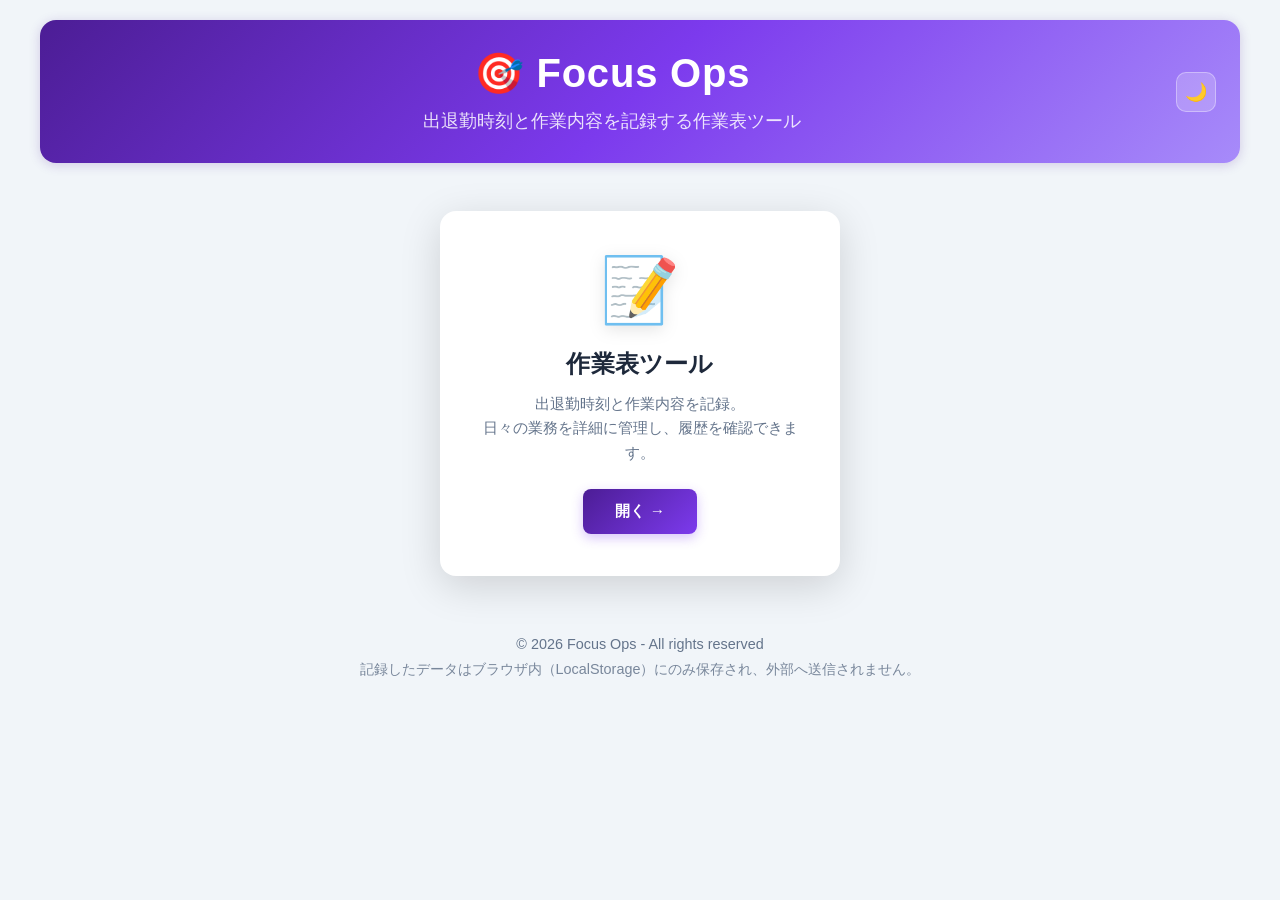
<file: index.html>
<!DOCTYPE html>
<html lang="ja">
<head>
  <meta charset="UTF-8">
  <meta name="viewport" content="width=device-width, initial-scale=1.0">
  <meta name="description" content="作業管理ツール - 出退勤時刻と作業内容を記録する作業表ツール">
  <title>Focus Ops - 作業管理ツール</title>

  <script src="./js/theme.js"></script>
  <script>initTheme();</script>

  <link rel="stylesheet" href="css/variables.css">
  <link rel="stylesheet" href="css/index.css">
</head>
<body>
  <div class="container">
    <div class="header">
      <div class="header-main">
        <h1>🎯 Focus Ops</h1>
        <p>出退勤時刻と作業内容を記録する作業表ツール</p>
      </div>
      <button
        class="theme-toggle-btn"
        type="button"
        aria-label="ダークモードに切り替え"
        aria-pressed="false"
        onclick="toggleTheme()"
      >🌙</button>
    </div>

    <div class="tools-grid">
      <!-- 作業表ツール -->
      <a href="work_sheet.html" class="tool-card">
        <span class="tool-icon">📝</span>
        <h2 class="tool-title">作業表ツール</h2>
        <p class="tool-description">
          出退勤時刻と作業内容を記録。<br>
          日々の業務を詳細に管理し、履歴を確認できます。
        </p>
        <span class="tool-button">開く →</span>
      </a>
    </div>

    <div class="footer">
      <p>© 2026 Focus Ops - All rights reserved</p>
      <p class="footer-note">
        記録したデータはブラウザ内（LocalStorage）にのみ保存され、外部へ送信されません。
      </p>
    </div>
  </div>
</body>
</html>
</file>
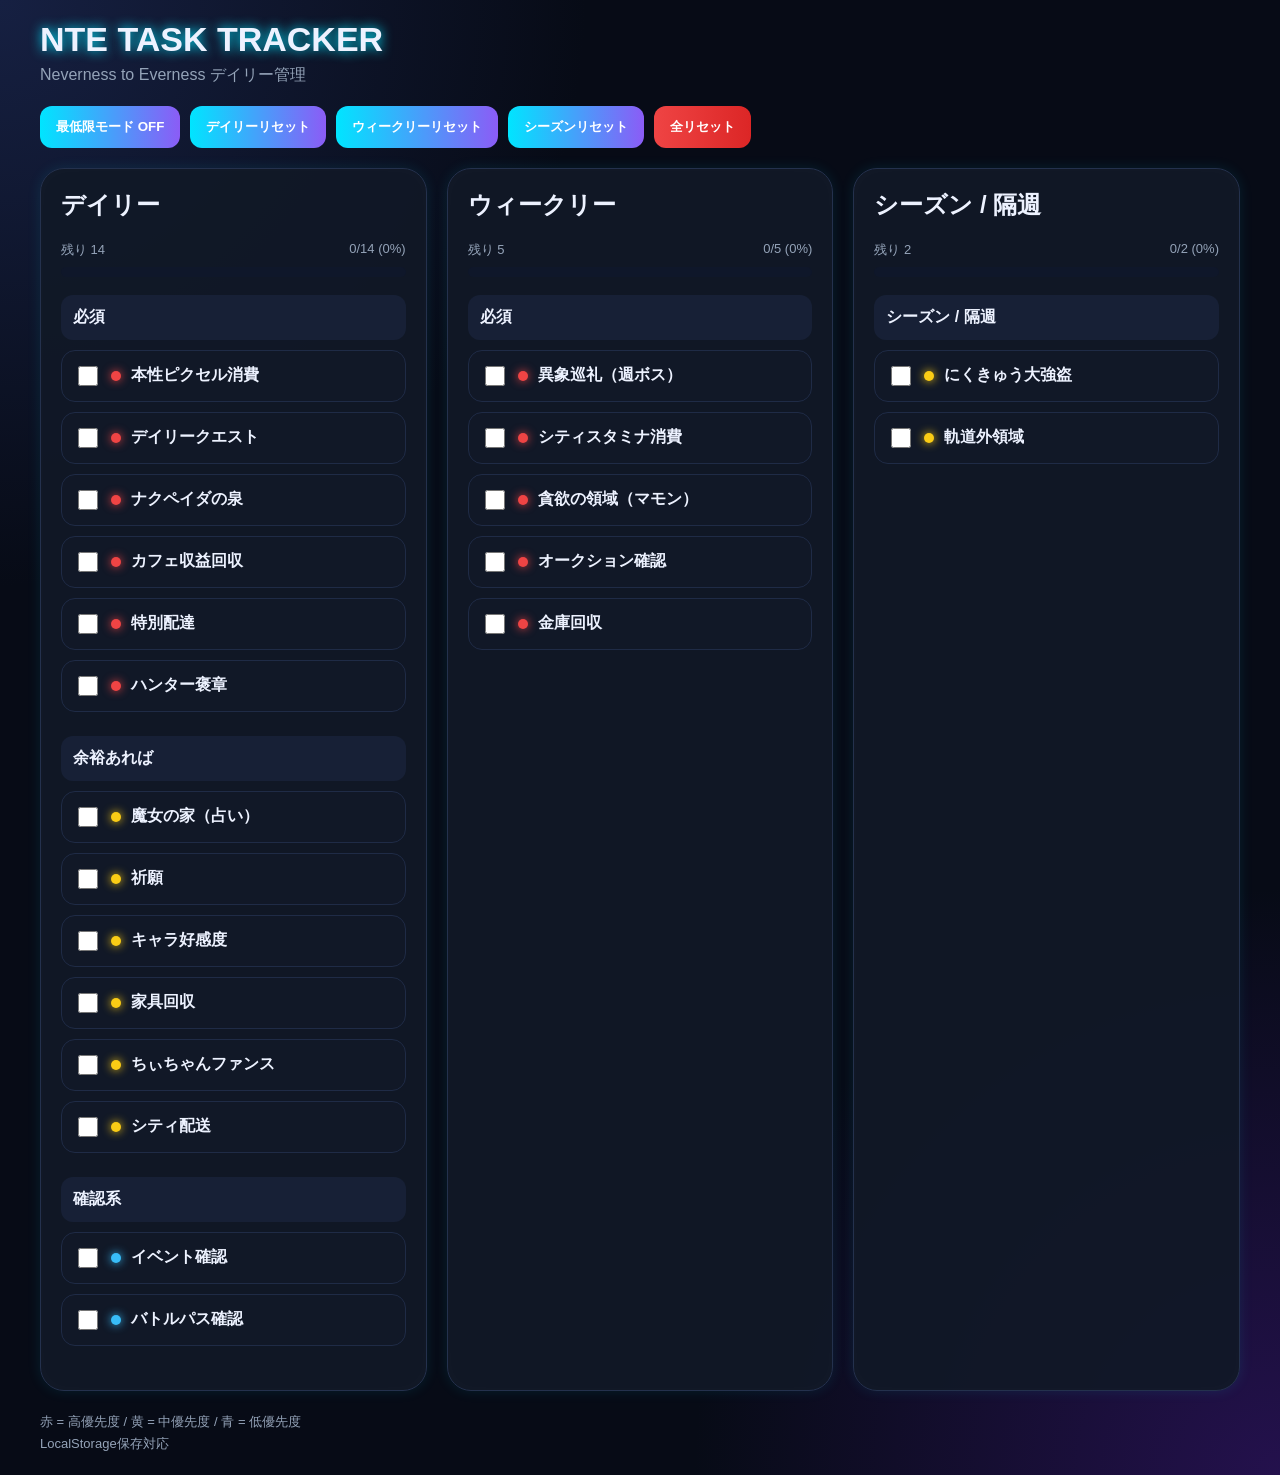
<file: work.html>
<!DOCTYPE html>
<html lang="ja">
<head>
<meta charset="UTF-8" />
<meta name="viewport" content="width=device-width, initial-scale=1.0"/>

<title>NTE Task Tracker</title>

<style>

:root{
  --bg:#070b16;
  --card:#111827;
  --line:#24314d;

  --text:#edf2ff;
  --sub:#94a3b8;

  --neon:#00e5ff;
  --purple:#8b5cf6;

  --high:#ef4444;
  --mid:#facc15;
  --low:#38bdf8;
}

*{
  box-sizing:border-box;
}

body{
  margin:0;
  padding:20px;

  background:
    radial-gradient(circle at top left,#162042 0%,transparent 30%),
    radial-gradient(circle at bottom right,#24114d 0%,transparent 30%),
    var(--bg);

  color:var(--text);
  font-family:sans-serif;
}

.container{
  max-width:1200px;
  margin:auto;
}

.title{
  font-size:34px;
  font-weight:bold;
  margin-bottom:6px;
  text-shadow:0 0 12px var(--neon);
}

.subtitle{
  color:var(--sub);
  margin-bottom:20px;
}

.topbar{
  display:flex;
  gap:10px;
  flex-wrap:wrap;
  margin-bottom:20px;
}

button{
  border:none;
  border-radius:12px;
  padding:12px 16px;
  cursor:pointer;
  font-weight:bold;
  color:white;
  transition:.2s;
}

button:hover{
  transform:translateY(-1px);
}

.btn-main{
  background:linear-gradient(90deg,var(--neon),var(--purple));
}

.btn-danger{
  background:linear-gradient(90deg,#ef4444,#dc2626);
}

.toggle-btn.active{
  outline:2px solid white;
}

.grid{
  display:grid;
  grid-template-columns:repeat(auto-fit,minmax(360px,1fr));
  gap:20px;
}

.card{
  background:rgba(17,24,39,.92);
  border:1px solid var(--line);
  border-radius:24px;
  padding:20px;

  box-shadow:
    0 0 14px rgba(0,229,255,.1),
    inset 0 0 20px rgba(255,255,255,.02);
}

.card h2{
  margin-top:0;
}

.progress-wrap{
  margin-bottom:18px;
}

.progress-top{
  display:flex;
  justify-content:space-between;
  color:var(--sub);
  font-size:13px;
  margin-bottom:8px;
}

.progress{
  height:10px;
  background:#0f172a;
  border-radius:999px;
  overflow:hidden;
}

.progress-bar{
  height:100%;
  width:0%;
  transition:.3s;

  background:
    linear-gradient(
      90deg,
      var(--neon),
      var(--purple)
    );

  box-shadow:0 0 10px var(--neon);
}

.category{
  margin-bottom:24px;
}

.category-header{
  padding:12px;
  border-radius:12px;
  background:#172036;
  margin-bottom:10px;
  font-weight:bold;
}

.task{
  display:flex;
  align-items:center;
  gap:10px;

  padding:12px;
  border-radius:14px;
  margin-bottom:10px;

  background:#111827;
  border:1px solid #1f2b46;

  transition:.2s;
}

.task:hover{
  border-color:rgba(0,229,255,.4);
}

.task.done{
  opacity:.55;
}

.task.done .task-title{
  text-decoration:line-through;
}

.task input{
  width:20px;
  height:20px;
}

.priority{
  width:10px;
  height:10px;
  border-radius:999px;
}

.high{
  background:var(--high);
  box-shadow:0 0 10px var(--high);
}

.mid{
  background:var(--mid);
  box-shadow:0 0 10px var(--mid);
}

.low{
  background:var(--low);
  box-shadow:0 0 10px var(--low);
}

.task-title{
  flex:1;
  font-weight:bold;
}

.hidden{
  display:none;
}

.info{
  margin-top:20px;
  color:var(--sub);
  font-size:13px;
  line-height:1.7;
}

@media (max-width:700px){

  body{
    padding:14px;
  }

  .title{
    font-size:26px;
  }

  .card{
    padding:16px;
    border-radius:18px;
  }

  .grid{
    grid-template-columns:1fr;
  }

  .topbar{
    flex-direction:column;
  }

  button{
    width:100%;
  }
}

</style>
</head>

<body>

<div class="container">

  <div class="title">
    NTE TASK TRACKER
  </div>

  <div class="subtitle">
    Neverness to Everness デイリー管理
  </div>

  <div class="topbar">

    <button
      id="minimumBtn"
      class="btn-main toggle-btn"
      onclick="toggleMinimumMode()"
    >
      最低限モード OFF
    </button>

    <button
      class="btn-main"
      onclick="resetCategory('daily')"
    >
      デイリーリセット
    </button>

    <button
      class="btn-main"
      onclick="resetCategory('weekly')"
    >
      ウィークリーリセット
    </button>

    <button
      class="btn-main"
      onclick="resetCategory('season')"
    >
      シーズンリセット
    </button>

    <button
      class="btn-danger"
      onclick="resetAll()"
    >
      全リセット
    </button>

  </div>

  <div class="grid">

    <div class="card">

      <h2>デイリー</h2>

      <div class="progress-wrap">

        <div class="progress-top">
          <span id="dailyRemain"></span>
          <span id="dailyProgress"></span>
        </div>

        <div class="progress">
          <div class="progress-bar" id="dailyBar"></div>
        </div>

      </div>

      <div id="dailyContainer"></div>

    </div>

    <div class="card">

      <h2>ウィークリー</h2>

      <div class="progress-wrap">

        <div class="progress-top">
          <span id="weeklyRemain"></span>
          <span id="weeklyProgress"></span>
        </div>

        <div class="progress">
          <div class="progress-bar" id="weeklyBar"></div>
        </div>

      </div>

      <div id="weeklyContainer"></div>

    </div>

    <div class="card">

      <h2>シーズン / 隔週</h2>

      <div class="progress-wrap">

        <div class="progress-top">
          <span id="seasonRemain"></span>
          <span id="seasonProgress"></span>
        </div>

        <div class="progress">
          <div class="progress-bar" id="seasonBar"></div>
        </div>

      </div>

      <div id="seasonContainer"></div>

    </div>

  </div>

  <div class="info">
    赤 = 高優先度 / 黄 = 中優先度 / 青 = 低優先度<br>
    LocalStorage保存対応
  </div>

</div>

<script>

const STORAGE_KEYS = {
  CHECKED: "nte_checked",
  MINIMUM: "nte_minimum"
};

const DATA = {

  daily: [
    {
      category: "必須",
      tasks: [
        ["本性ピクセル消費", "high"],
        ["デイリークエスト", "high"],
        ["ナクペイダの泉", "high"],
        ["カフェ収益回収", "high"],
        ["特別配達", "high"],
        ["ハンター褒章", "high"]
      ]
    },
    {
      category: "余裕あれば",
      tasks: [
        ["魔女の家（占い）", "mid"],
        ["祈願", "mid"],
        ["キャラ好感度", "mid"],
        ["家具回収", "mid"],
        ["ちぃちゃんファンス", "mid"],
        ["シティ配送", "mid"]
      ]
    },
    {
      category: "確認系",
      tasks: [
        ["イベント確認", "low"],
        ["バトルパス確認", "low"]
      ]
    }
  ],

  weekly: [
    {
      category: "必須",
      tasks: [
        ["異象巡礼（週ボス）", "high"],
        ["シティスタミナ消費", "high"],
        ["貪欲の領域（マモン）", "high"],
        ["オークション確認", "high"],
        ["金庫回収", "high"]
      ]
    }
  ],

  season: [
    {
      category: "シーズン / 隔週",
      tasks: [
        ["にくきゅう大強盗", "mid"],
        ["軌道外領域", "mid"]
      ]
    }
  ]

};

let checkedState =
  JSON.parse(
    localStorage.getItem(STORAGE_KEYS.CHECKED)
  ) || {};

let minimumMode =
  JSON.parse(
    localStorage.getItem(STORAGE_KEYS.MINIMUM)
  ) || false;

function saveState(){

  localStorage.setItem(
    STORAGE_KEYS.CHECKED,
    JSON.stringify(checkedState)
  );

  localStorage.setItem(
    STORAGE_KEYS.MINIMUM,
    JSON.stringify(minimumMode)
  );
}

function createKey(type, category, title){
  return `${type}_${category}_${title}`;
}

function createTaskElement(type, category, title, priority){

  const key =
    createKey(type, category, title);

  const checked =
    checkedState[key] || false;

  const task =
    document.createElement("div");

  task.className =
    `task ${checked ? "done" : ""}`;

  task.innerHTML = `
    <input
      type="checkbox"
      ${checked ? "checked" : ""}
    >

    <div class="priority ${priority}"></div>

    <div class="task-title">
      ${title}
    </div>
  `;

  const checkbox =
    task.querySelector("input");

  checkbox.addEventListener("change", () => {

    checkedState[key] =
      checkbox.checked;

    saveState();
    renderAll();
  });

  return {
    element: task,
    checked
  };
}

function renderSection(type){

  const container =
    document.getElementById(`${type}Container`);

  container.innerHTML = "";

  let total = 0;
  let done = 0;

  DATA[type].forEach(group => {

    if(
      minimumMode &&
      group.category !== "必須"
    ){
      return;
    }

    const section =
      document.createElement("div");

    section.className = "category";

    const header =
      document.createElement("div");

    header.className = "category-header";
    header.textContent = group.category;

    section.appendChild(header);

    group.tasks.forEach(([title, priority]) => {

      total++;

      const task =
        createTaskElement(
          type,
          group.category,
          title,
          priority
        );

      if(task.checked){
        done++;
      }

      section.appendChild(task.element);

    });

    container.appendChild(section);

  });

  updateProgress(type, total, done);
}

function updateProgress(type, total, done){

  const remain = total - done;

  const percent =
    total === 0
      ? 0
      : Math.round((done / total) * 100);

  document.getElementById(`${type}Remain`)
    .textContent =
      `残り ${remain}`;

  document.getElementById(`${type}Progress`)
    .textContent =
      `${done}/${total} (${percent}%)`;

  document.getElementById(`${type}Bar`)
    .style.width =
      `${percent}%`;
}

function renderAll(){

  renderSection("daily");
  renderSection("weekly");
  renderSection("season");
}

function toggleMinimumMode(){

  minimumMode = !minimumMode;

  const btn =
    document.getElementById("minimumBtn");

  btn.textContent =
    minimumMode
      ? "最低限モード ON"
      : "最低限モード OFF";

  btn.classList.toggle("active");

  saveState();
  renderAll();
}

function resetCategory(type){

  const labels = {
    daily: "デイリー",
    weekly: "ウィークリー",
    season: "シーズン"
  };

  if(
    !confirm(`${labels[type]}をリセットしますか？`)
  ){
    return;
  }

  Object.keys(checkedState).forEach(key => {

    if(key.startsWith(`${type}_`)){
      checkedState[key] = false;
    }

  });

  saveState();
  renderAll();
}

function resetAll(){

  if(
    !confirm("全チェックをリセットしますか？")
  ){
    return;
  }

  checkedState = {};

  saveState();
  renderAll();
}

if(minimumMode){

  const btn =
    document.getElementById("minimumBtn");

  btn.textContent =
    "最低限モード ON";

  btn.classList.add("active");
}

renderAll();

</script>

</body>
</html>
</file>
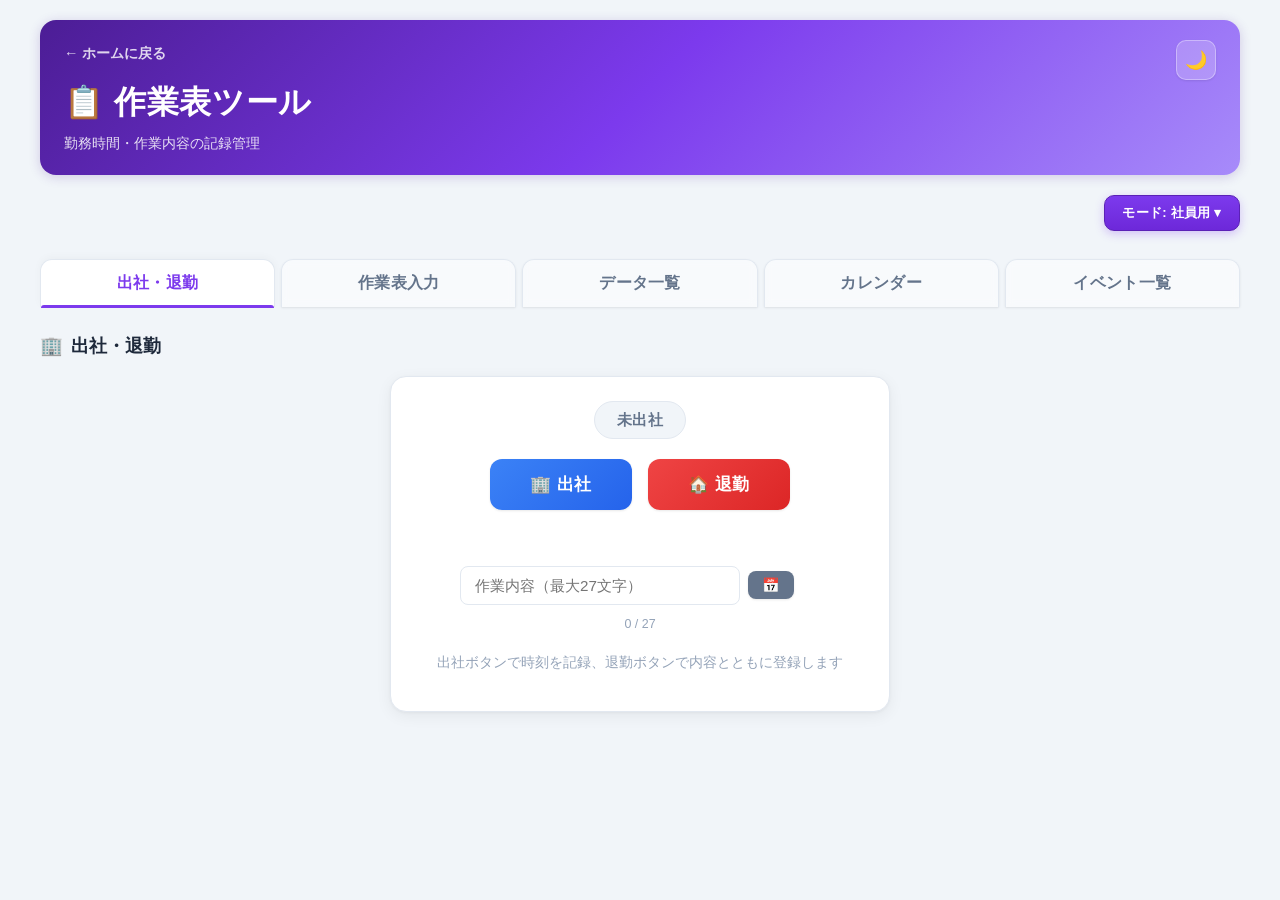
<file: work_sheet.html>
<!DOCTYPE html>
<html lang="ja">
<head>
  <meta charset="UTF-8">
  <meta name="viewport" content="width=device-width, initial-scale=1.0">
  <meta name="description" content="作業表ツール - 勤務時間・作業内容の記録管理">
  <title>作業表ツール | Focus Ops</title>
  <link rel="stylesheet" href="css/worksheet.css">
  <script src="js/theme.js"></script>
  <script>initTheme();</script>
</head>
<body>

<!-- App Header -->
<header class="app-header">
  <div class="app-header-content">
    <div>
      <a href="index.html" class="home-link">← ホームに戻る</a>
      <h1>📋 作業表ツール</h1>
      <p>勤務時間・作業内容の記録管理</p>
    </div>
    <button
      class="theme-toggle-btn"
      type="button"
      aria-label="ダークモードに切り替え"
      aria-pressed="false"
      onclick="toggleTheme()"
    >🌙</button>
  </div>
</header>

<!-- モード切り替え -->
<nav class="worksheet-topbar" role="navigation" aria-label="作業表モード切り替え">
  <div class="mode-dropdown-wrap">
    <button
      id="modeMenuBtn"
      class="btn-main"
      type="button"
      aria-haspopup="true"
      aria-expanded="false"
    >
      モード: 社員用 ▾
    </button>
    <div id="modeDropdown" class="mode-dropdown" hidden>
      <button
        id="mode-employee"
        class="mode-dropdown-item active"
        type="button"
        aria-pressed="true"
        onclick="switchMode('employee')"
      >
        <span class="mode-item-label">👤 社員用</span>
        <span class="mode-state-badge">現在</span>
      </button>
      <button
        id="mode-bp"
        class="mode-dropdown-item"
        type="button"
        aria-pressed="false"
        onclick="switchMode('bp')"
      >
        <span class="mode-item-label">🤝 BP用</span>
        <span class="mode-state-badge">現在</span>
      </button>
    </div>
  </div>
</nav>

<!-- タブ -->
<div class="tabs" role="tablist">
  <button class="tab-btn active" type="button" role="tab" aria-selected="true"  data-tab="checkin-tab">出社・退勤</button>
  <button class="tab-btn"        type="button" role="tab" aria-selected="false" data-tab="input-tab">作業表入力</button>
  <button class="tab-btn"        type="button" role="tab" aria-selected="false" data-tab="list-tab">データ一覧</button>
  <button class="tab-btn"        type="button" role="tab" aria-selected="false" data-tab="calendar-tab">カレンダー</button>
  <button class="tab-btn"        type="button" role="tab" aria-selected="false" data-tab="event-tab">イベント一覧</button>
</div>

<div class="app-container">

  <!-- 出社・退勤タブ -->
  <div id="checkin-tab" class="tab-content active" role="tabpanel">
    <div class="section-title"><span class="icon">🏢</span> 出社・退勤</div>
    <div class="card checkin-card">
      <div class="checkin-header">
        <span id="checkin-status" class="checkin-status">未出社</span>
      </div>
      <p id="checkin-warning" class="checkin-warning hidden"></p>
      <div class="checkin-row">
        <button id="simple_in_btn"  class="checkin-btn in"  type="button" onclick="simpleCheckIn()">🏢 出社</button>
        <button id="simple_out_btn" class="checkin-btn out" type="button" onclick="simpleCheckOut()"
                title="作業内容の欄で Ctrl+Enter（Macは⌘+Enter）でも退勤できます">🏠 退勤</button>
      </div>
      <div class="checkin-info">
        <div>
          <span id="simple_in_time"  class="checkin-time"></span>
          <span id="simple_out_time" class="checkin-time"></span>
        </div>
        <div class="checkin-content-row">
          <input type="text" id="simple_content" maxlength="27" list="content-history"
                 placeholder="作業内容（最大27文字）" class="checkin-content" />
          <button class="btn-secondary btn-sm" type="button" onclick="applyEventsToCheckin()"
                  title="今日のイベントを内容に反映">📅</button>
        </div>
        <div class="char-counter" id="simple-content-counter">0 / 27</div>
        <button id="checkin-edit-btn" class="btn-secondary btn-sm hidden" type="button"
                onclick="editCheckInTime()">出社時刻を修正</button>
        <button id="checkin-cancel-btn" class="btn-secondary btn-sm hidden" type="button"
                onclick="cancelCheckIn()">出社記録を取り消す</button>
      </div>
      <p class="checkin-guide">出社ボタンで時刻を記録、退勤ボタンで内容とともに登録します</p>
    </div>
  </div>

  <!-- 作業表入力タブ -->
  <div id="input-tab" class="tab-content" role="tabpanel">
    <div class="section-title"><span class="icon">📝</span> 作業表入力</div>
    <div class="card">
      <div class="form-grid form-grid-3">
        <div class="form-item">
          <label for="date">日付</label>
          <div class="date-row">
            <input type="date" id="date">
            <span id="weekday" class="weekday-label"></span>
          </div>
        </div>
        <div class="form-item mode-employee-only">
          <label for="status">勤務実績</label>
          <select id="status">
            <option value=""></option>
            <option>有休</option><option>午前半休</option><option>午後半休</option>
            <option>有休（計画）</option><option>午前半休（計画）</option><option>午後半休（計画）</option>
            <option>プロジェクト休暇</option><option>特別休暇</option><option>代休</option>
            <option>休日出勤</option><option>振替出勤日</option><option>振替休日</option>
            <option>変則勤務</option><option>休業</option><option>休業半日</option>
            <option>休業（研修）</option><option>休業（研修）半日</option>
            <option>休業(研修)/午後半休</option><option>午前半休/休業(研修)</option>
            <option>欠勤</option><option>欠勤（生理休暇）</option><option>休職</option>
            <option>入社日</option><option>退社日</option>
          </select>
        </div>
        <div class="form-item mode-employee-only">
          <label for="late">遅刻 / 早退</label>
          <select id="late">
            <option value=""></option>
            <option>遅刻</option><option>早退</option><option>遅刻/早退</option>
          </select>
        </div>
        <div class="form-item grid-col-1">
          <label for="start">作業開始</label>
          <input type="time" id="start" value="09:00">
        </div>
        <div class="form-item grid-col-2">
          <label for="end">作業終了</label>
          <input type="time" id="end" value="18:00">
        </div>
        <div class="form-item grid-col-1 mode-employee-only">
          <label for="break">18時以降休憩</label>
          <select id="break">
            <option value=""></option>
            <option>0.5</option><option>1.0</option><option>1.5</option><option>2.0</option>
          </select>
        </div>
        <div class="form-item grid-col-2 hidden mode-employee-only" id="substitute-wrap">
          <label for="substitute">振替代休対象日</label>
          <div class="date-row">
            <input type="date" id="substitute">
            <span id="substitute-weekday" class="weekday-label"></span>
          </div>
        </div>
        <div class="form-item grid-col-span-3">
          <label for="content">内容 <span class="label-note">（最大27文字）</span></label>
          <div class="content-row">
            <input type="text" id="content" maxlength="27" list="content-history">
            <button class="btn-secondary btn-sm" type="button" onclick="applyLastContent()"
                    title="直近の作業内容を反映">↩ 前回の内容</button>
            <button class="btn-secondary btn-sm" type="button" onclick="applyEventContent()"
                    title="この日付に該当するイベント内容を反映">📅 イベントから取得</button>
          </div>
          <div class="char-counter" id="content-counter">0 / 27</div>
        </div>
      </div>
      <div class="btn-row">
        <button type="button" onclick="addData()" title="Ctrl+Enter（Macは⌘+Enter）でも登録できます">✔ 登録</button>
        <button class="btn-secondary" type="button" onclick="openCopyFromForm()">📅 複数日へ登録</button>
        <button class="btn-secondary" type="button" onclick="clearForm()">↺ クリア</button>
      </div>
    </div>
  </div>

  <!-- データ一覧タブ -->
  <div id="list-tab" class="tab-content" role="tabpanel">
    <div class="section-title"><span class="icon">📋</span> データ一覧</div>

    <div id="backup-notice" class="card backup-notice hidden">
      <div class="backup-notice-body">
        <span class="backup-notice-icon">💾</span>
        <p id="backup-notice-text"></p>
      </div>
      <div class="btn-row">
        <button id="backup-notice-export" class="btn-secondary btn-sm" type="button">⬇ 今すぐ全体バックアップ</button>
        <button id="backup-notice-later"  class="btn-secondary btn-sm" type="button">あとで</button>
      </div>
    </div>

    <div class="card filter-card">
      <div class="filter-bar">
        <label class="filter-label" for="data-month-filter">📅 表示月:</label>
        <input type="month" id="data-month-filter" class="filter-select month-input" />
        <button type="button" id="data-month-clear" class="btn-secondary btn-sm">全期間</button>
      </div>
    </div>
    <div class="card table-wrap">
      <table>
        <thead>
          <tr id="list-thead-tr"></tr>
        </thead>
        <tbody id="tbody"></tbody>
      </table>
    </div>
    <div class="card rule-card">
      <div class="rule-card-text">
        <strong>💡 作業時間の計算ルール:</strong><br>
        • 作業開始が12:00より前、かつ作業終了が13:00より後の場合、自動的に1時間の昼休憩が差し引かれます<br>
        • 午前のみ・午後のみの勤務の場合は昼休憩なしで計算されます
      </div>
    </div>
    <div id="work-summary" class="card hidden"></div>
    <div class="card filter-card mode-employee-only">
      <div class="filter-bar">
        <label class="filter-label">🔍 休暇利用日数の確認:</label>
        <input type="date" id="leave-range-start" class="filter-select">
        <span class="filter-note">〜</span>
        <input type="date" id="leave-range-end" class="filter-select">
        <button type="button" class="btn-secondary btn-sm" onclick="checkLeaveUsage()">確認</button>
      </div>
      <div id="leave-range-result" class="leave-range-result"></div>
    </div>
    <div class="card">
      <div class="btn-row btn-row-grouped">
        <div class="btn-group">
          <button class="btn-secondary" type="button" onclick="exportJSON()">⬇ JSON出力</button>
          <button class="btn-secondary" type="button" onclick="importJSON()">⬆ JSON読込</button>
        </div>
        <div class="btn-group">
          <button class="btn-secondary" type="button" onclick="exportFullBackup()"
                  title="社員用・BP用・イベント・調整差分・休暇残日数をまとめて出力">💾 全体バックアップ</button>
          <button class="btn-secondary" type="button" onclick="restoreFullBackup()"
                  title="全体バックアップで現在のデータをすべて置き換える">♻ 復元</button>
        </div>
        <div class="btn-group">
          <button class="btn-secondary" type="button" onclick="importEventsToContents()">📥 イベント取り込み</button>
        </div>
        <div class="btn-divider"></div>
        <div class="btn-group">
          <button class="btn-danger" type="button" onclick="clearAll()">🗑 選択月を削除</button>
        </div>
        <div class="btn-divider"></div>
        <div class="btn-group">
          <button class="btn-secondary" type="button" onclick="formatTimes()">⏱ 時間フォーマット整理</button>
        </div>
      </div>
    </div>
  </div>

  <!-- カレンダータブ -->
  <div id="calendar-tab" class="tab-content" role="tabpanel">
    <div class="section-title"><span class="icon">🗓</span> カレンダー</div>
    <div class="card">
      <div class="calendar-view-bar">
        <button id="calendar-prev"  class="btn-secondary btn-sm" type="button" aria-label="前の月">‹ 前月</button>
        <span id="calendar-view-title" class="calendar-view-title"></span>
        <button id="calendar-next"  class="btn-secondary btn-sm" type="button" aria-label="次の月">次月 ›</button>
        <button id="calendar-today" class="btn-secondary btn-sm" type="button">今月</button>
      </div>
      <div id="calendar-view-stats" class="calendar-view-stats"></div>
      <div id="calendar-view" class="calendar-view"></div>
      <p class="calendar-view-guide">
        日付をクリックすると、登録済みならその日の編集、未登録ならその日付で入力を開始します
      </p>
    </div>
  </div>

  <!-- イベント一覧タブ -->
  <div id="event-tab" class="tab-content" role="tabpanel">
    <div class="section-title"><span class="icon">📅</span> イベント一覧</div>
    <div class="card filter-card">
      <div class="filter-bar">
        <label class="filter-label" for="event-month-filter">📅 表示月:</label>
        <input type="month" id="event-month-filter" class="filter-select month-input" />
        <button type="button" id="event-month-clear" class="btn-secondary btn-sm">全期間</button>
        <span class="filter-note">※カレンダー表示月にも反映</span>
      </div>
    </div>
    <div class="card">
      <div class="form-grid form-grid-3">
        <div class="form-item grid-col-span-3">
          <label class="checkbox-row">
            <input type="checkbox" id="event-no-date" class="checkbox-inline">
            <span>常時表示（除外日を下のカレンダーで選択）</span>
          </label>
        </div>
        <div class="form-item grid-col-span-3" id="event-field-single-date">
          <label id="event-calendar-label">日付選択 <span class="label-note">（未選択なら全日程に反映／複数日をクリック選択）</span></label>
          <div id="event-calendar" class="event-calendar"></div>
          <div class="date-selected-info">
            <div class="date-selected-label" id="selected-dates-label">選択中の日付:</div>
            <div id="selected-dates-display" class="date-selected-text">なし</div>
          </div>
        </div>
        <div class="form-item" id="event-field-content">
          <label for="event-content">内容 <span class="label-note">（例: 事業部会）</span></label>
          <input type="text" id="event-content" maxlength="32" placeholder="イベント内容">
        </div>
      </div>
      <div class="btn-row">
        <button type="button" onclick="addEvent()">＋ 追加</button>
        <button class="btn-secondary" type="button" onclick="clearEventForm()">↺ クリア</button>
      </div>
    </div>
    <div class="card table-wrap">
      <table>
        <thead>
          <tr><th>日付</th><th>件数</th><th>内容</th><th>操作</th></tr>
        </thead>
        <tbody id="event-tbody"></tbody>
      </table>
    </div>
    <div class="card">
      <div class="btn-row btn-row-grouped">
        <div class="btn-group">
          <button class="btn-secondary" type="button" onclick="exportEventJSON()">⬇ JSON出力</button>
          <button class="btn-secondary" type="button" onclick="importEventJSON()">⬆ JSON読込</button>
        </div>
        <div class="btn-divider"></div>
        <div class="btn-group">
          <button class="btn-danger" type="button" onclick="clearAllEvents()">🗑 全体クリア</button>
        </div>
      </div>
    </div>
  </div>

</div><!-- /.app-container -->

<!-- 作業内容の入力候補（過去の入力履歴） -->
<datalist id="content-history"></datalist>

<!-- モーダル -->
<div id="overlay" class="hidden" onclick="closeAllModals()"></div>

<!-- 編集モーダル -->
<div id="editModal" class="hidden" role="dialog" aria-modal="true" aria-labelledby="editModalTitle">
  <div class="section-title" id="editModalTitle"><span class="icon">📝</span> 編集</div>
  <div class="form-grid form-grid-3">
    <div class="form-item">
      <label for="edit-date">日付</label>
      <div class="date-row">
        <input type="date" id="edit-date">
        <span id="edit-weekday" class="weekday-label"></span>
      </div>
    </div>
    <div class="form-item mode-employee-only">
      <label for="edit-status">勤務実績</label>
      <select id="edit-status">
        <option value=""></option>
        <option>有休</option><option>午前半休</option><option>午後半休</option>
        <option>有休（計画）</option><option>午前半休（計画）</option><option>午後半休（計画）</option>
        <option>プロジェクト休暇</option><option>特別休暇</option><option>代休</option>
        <option>休日出勤</option><option>振替出勤日</option><option>振替休日</option>
        <option>変則勤務</option><option>休業</option><option>休業半日</option>
        <option>休業（研修）</option><option>休業（研修）半日</option>
        <option>休業(研修)/午後半休</option><option>午前半休/休業(研修)</option>
        <option>欠勤</option><option>欠勤（生理休暇）</option><option>休職</option>
        <option>入社日</option><option>退社日</option>
      </select>
    </div>
    <div class="form-item mode-employee-only">
      <label for="edit-late">遅刻 / 早退</label>
      <select id="edit-late">
        <option value=""></option>
        <option>遅刻</option><option>早退</option><option>遅刻/早退</option>
      </select>
    </div>
    <div class="form-item grid-col-1">
      <label for="edit-start">作業開始</label>
      <input type="time" id="edit-start">
    </div>
    <div class="form-item grid-col-2">
      <label for="edit-end">作業終了</label>
      <input type="time" id="edit-end">
    </div>
    <div class="form-item grid-col-1 mode-employee-only">
      <label for="edit-break">18時以降休憩</label>
      <select id="edit-break">
        <option value=""></option>
        <option>0.5</option><option>1.0</option><option>1.5</option><option>2.0</option>
      </select>
    </div>
    <div class="form-item grid-col-2 hidden mode-employee-only" id="edit-substitute-wrap">
      <label for="edit-substitute">振替代休対象日</label>
      <div class="date-row">
        <input type="date" id="edit-substitute">
        <span id="edit-substitute-weekday" class="weekday-label"></span>
      </div>
    </div>
    <div class="form-item grid-col-span-3">
      <label for="edit-content">内容 <span class="label-note">（最大27文字）</span></label>
      <div class="content-row">
        <input type="text" id="edit-content" maxlength="27" list="content-history">
        <button class="btn-secondary btn-sm" type="button" onclick="applyLastContent('edit')"
                title="直近の作業内容を反映">↩ 前回の内容</button>
        <button class="btn-secondary btn-sm" type="button" onclick="applyEventContent('edit')"
                title="この日付に該当するイベント内容を反映">📅 イベントから取得</button>
      </div>
      <div class="char-counter" id="edit-content-counter">0 / 27</div>
    </div>
  </div>
  <div class="btn-row">
    <button type="button" onclick="saveEditData()" title="Ctrl+Enter（Macは⌘+Enter）でも更新できます">✔ 更新</button>
    <button class="btn-secondary" type="button" onclick="closeEditModal()">✕ 閉じる</button>
  </div>
</div>

<!-- イベント編集モーダル -->
<div id="eventEditModal" class="hidden" role="dialog" aria-modal="true" aria-labelledby="eventEditModalTitle">
  <div class="section-title" id="eventEditModalTitle"><span class="icon">📝</span> イベント編集</div>
  <div class="form-grid form-grid-3">
    <div class="form-item grid-col-span-3">
      <label class="checkbox-row">
        <input type="checkbox" id="event-edit-no-date" class="checkbox-inline">
        <span>常時表示（除外日を下のカレンダーで選択）</span>
      </label>
    </div>
    <div class="form-item grid-col-span-3" id="event-edit-field-single-date">
      <label id="event-edit-calendar-label">日付選択 <span class="label-note">（未選択なら全日程に反映／複数日をクリック選択）</span></label>
      <div id="event-edit-calendar" class="event-calendar"></div>
      <div class="date-selected-info">
        <div class="date-selected-label" id="event-edit-selected-dates-label">選択中の日付:</div>
        <div id="event-edit-selected-dates-display" class="date-selected-text">なし</div>
      </div>
    </div>
    <div class="form-item" id="event-edit-field-content">
      <label for="event-edit-content">内容</label>
      <input type="text" id="event-edit-content" maxlength="32">
    </div>
  </div>
  <div class="btn-row">
    <button type="button" onclick="saveEditEvent()">✔ 更新</button>
    <button class="btn-secondary" type="button" onclick="closeEditEventModal()">✕ 閉じる</button>
  </div>
</div>

<!-- コピーモーダル -->
<div id="copyModal" class="hidden" role="dialog" aria-modal="true" aria-labelledby="copyModalTitle">
  <h4 id="copyModalTitle">📅 コピー先をカレンダーから選択</h4>
  <p class="modal-note">
    振替代休対象日や日またぎなど、曜日によって結果が変わる入力チェックは選択日ごとには行われません。
    登録後は各日の内容を一覧で確認してください。
  </p>
  <div id="copyCalendar"></div>
  <div class="date-selected-info">
    <div class="date-selected-label">選択中の日付:</div>
    <div id="copy-selected-dates-display" class="date-selected-text">なし</div>
  </div>
  <div class="btn-row btn-row-mb">
    <button class="btn-secondary btn-sm" type="button" onclick="selectWeekdays()">平日</button>
    <button class="btn-secondary btn-sm" type="button" onclick="selectAll()">全選択</button>
    <button class="btn-secondary btn-sm" type="button" onclick="clearChecks()">解除</button>
  </div>
  <div class="btn-row">
    <button type="button" onclick="executeCopy()">✔ コピー実行</button>
    <button class="btn-secondary" type="button" onclick="closeModal()">✕ 閉じる</button>
  </div>
</div>

<!-- 休暇残日数設定モーダル（有休・プロジェクト休暇で共通） -->
<div id="leaveModal" class="hidden" role="dialog" aria-modal="true" aria-labelledby="leaveModalTitle">
  <h4 id="leaveModalTitle">🏖 残日数の設定</h4>
  <p class="modal-note">
    残日数欄には現在の残日数が自動で入っています。新しく付与された日数があれば、その分を足して保存してください。
    以降の取得分は保存した日を基準に自動で差し引きます（付与日数の自動計算や繰越はしません）。
  </p>
  <div class="form-grid">
    <div class="form-item">
      <label for="leave-baseline-date">基準日</label>
      <input type="date" id="leave-baseline-date">
    </div>
    <div class="form-item">
      <label for="leave-baseline-days">基準日時点の残日数</label>
      <input type="number" id="leave-baseline-days" min="0" step="0.5">
    </div>
  </div>
  <div class="btn-row">
    <button type="button" onclick="saveLeaveSettings()">✔ 保存</button>
    <button class="btn-secondary" type="button" onclick="clearLeaveSettings()">設定を削除</button>
    <button class="btn-secondary" type="button" onclick="closeLeaveModal()">✕ 閉じる</button>
  </div>
</div>

<!-- Toast Container -->
<div class="toast-container" id="toast-container"></div>

<script src="js/workSheets/constants.js"></script>
<script src="js/workSheets/state.js"></script>
<script src="js/workSheets/utils.js"></script>
<script src="js/workSheets/calc.js"></script>
<script src="js/workSheets/storage.js"></script>
<script src="js/workSheets/ui.js"></script>
<script src="js/workSheets/calendar.js"></script>
<script src="js/workSheets/forms.js"></script>
<script src="js/workSheets/render.js"></script>
<script src="js/workSheets/data.js"></script>
<script src="js/workSheets/events.js"></script>
<script src="js/workSheets/checkin.js"></script>
<script src="js/workSheets/json.js"></script>
<script src="js/workSheets/copy.js"></script>
<script src="js/workSheets/main.js"></script>
</body>
</html>
</file>
<file: css/variables.css>
/* ============================================================================
   CSS Variables (カラーパレット)
   ============================================================================ */
:root {
  /* 背景色 */
  --bg: #f1f5f9;
  --card: #ffffff;
  --line: #e2e8f0;

  /* テキスト色 */
  --text: #1e293b;
  --sub: #64748b;

  /* アクセント色 */
  --neon: #7c3aed;
  --purple: #5b21b6;

  /* 優先度色 */
  --high: #ef4444;
  --mid: #f59e0b;
  --low: #3b82f6;

  /* 入力欄 */
  --input-bg: #f8fafc;
  --input-bg-hover: #f1f5f9;
  --input-bg-focus: #ffffff;
  --input-bg-disabled: #f1f5f9;

  /* テーマ切り替えボタン */
  --theme-btn-bg: rgba(255, 255, 255, 0.2);
  --theme-btn-hover: rgba(255, 255, 255, 0.35);
}

/* ダークモード */
[data-theme="dark"] {
  --bg: #0f172a;
  --card: #1e293b;
  --line: #334155;

  --text: #e2e8f0;
  --sub: #94a3b8;

  --neon: #8b5cf6;
  --purple: #6d28d9;

  --high: #f87171;
  --mid: #fbbf24;
  --low: #60a5fa;

  --input-bg: #0f172a;
  --input-bg-hover: #162032;
  --input-bg-focus: #1a2744;
  --input-bg-disabled: #1e293b;

  --theme-btn-bg: rgba(0, 0, 0, 0.2);
  --theme-btn-hover: rgba(0, 0, 0, 0.35);
}

/* OSのダークモード設定に追従（ユーザーが明示的にテーマを指定していない場合） */
@media (prefers-color-scheme: dark) {
  :root:not([data-theme="light"]):not([data-theme="dark"]) {
    --bg: #0f172a;
    --card: #1e293b;
    --line: #334155;

    --text: #e2e8f0;
    --sub: #94a3b8;

    --neon: #8b5cf6;
    --purple: #6d28d9;

    --high: #f87171;
    --mid: #fbbf24;
    --low: #60a5fa;

    --input-bg: #0f172a;
    --input-bg-hover: #162032;
    --input-bg-focus: #1a2744;
    --input-bg-disabled: #1e293b;

    --theme-btn-bg: rgba(0, 0, 0, 0.2);
    --theme-btn-hover: rgba(0, 0, 0, 0.35);
  }
}
</file>
<file: css/index.css>
/* ===== Index Page Styles ===== */

* {
  margin: 0;
  padding: 0;
  box-sizing: border-box;
}

html { background: var(--bg); }

body {
  font-family: -apple-system, BlinkMacSystemFont, 'Segoe UI', 'Hiragino Sans', 'Noto Sans JP', sans-serif;
  background: var(--bg);
  min-height: 100vh;
  padding: 20px;
  color: var(--text);
  -webkit-font-smoothing: antialiased;
}

.container {
  max-width: 1200px;
  width: 100%;
  margin: 0 auto;
}

.header {
  background: linear-gradient(135deg, #4c1d95 0%, #7c3aed 50%, #a78bfa 100%);
  border-radius: 16px;
  padding: 30px 24px;
  margin-bottom: 48px;
  box-shadow: 0 2px 12px rgba(76, 29, 149, 0.2);
  animation: fadeInDown 0.8s ease;
  display: flex;
  align-items: center;
  justify-content: space-between;
  gap: 16px;
}

.header-main {
  text-align: center;
  flex: 1;
}

.header h1 {
  font-size: 2.5rem;
  color: #fff;
  font-weight: 700;
  margin-bottom: 12px;
  letter-spacing: 0.02em;
}

.header p {
  font-size: 1.1rem;
  color: rgba(255, 255, 255, 0.85);
  font-weight: 400;
}

.theme-toggle-btn {
  display: flex;
  align-items: center;
  justify-content: center;
  width: 40px;
  height: 40px;
  padding: 0;
  background: var(--theme-btn-bg, rgba(255, 255, 255, 0.2));
  border: 1px solid rgba(255, 255, 255, 0.35);
  border-radius: 10px;
  font-size: 18px;
  line-height: 1;
  color: #fff;
  cursor: pointer;
  flex-shrink: 0;
  transition: background 0.2s, border-color 0.2s;
}

.theme-toggle-btn:hover {
  background: var(--theme-btn-hover, rgba(255, 255, 255, 0.35));
  border-color: rgba(255, 255, 255, 0.55);
  transform: none;
  filter: none;
  box-shadow: none;
}

.tools-grid {
  display: grid;
  grid-template-columns: repeat(auto-fit, minmax(300px, 1fr));
  max-width: 400px;
  margin: 0 auto;
  gap: 30px;
  animation: fadeInUp 0.8s ease 0.2s both;
}

.tool-card {
  background: var(--card);
  border-radius: 16px;
  padding: 40px 30px;
  text-align: center;
  box-shadow: 0 10px 40px rgba(0, 0, 0, 0.15);
  transition: all 0.3s cubic-bezier(0.4, 0, 0.2, 1);
  text-decoration: none;
  color: inherit;
  display: block;
  border: 2px solid transparent;
}

.tool-card:hover {
  transform: translateY(-6px);
  box-shadow: 0 16px 40px rgba(0, 0, 0, 0.12);
  border-color: var(--neon);
}

.tool-icon {
  font-size: 4rem;
  margin-bottom: 20px;
  display: block;
  filter: drop-shadow(0 4px 8px rgba(0, 0, 0, 0.1));
}

.tool-title {
  font-size: 1.5rem;
  font-weight: 700;
  margin-bottom: 12px;
  color: var(--text);
  letter-spacing: 0.01em;
}

.tool-description {
  font-size: 0.95rem;
  color: var(--sub);
  line-height: 1.6;
  margin-bottom: 24px;
}

.tool-button {
  display: inline-block;
  padding: 12px 32px;
  background: linear-gradient(135deg, #4c1d95 0%, #7c3aed 100%);
  color: #fff;
  border-radius: 8px;
  font-weight: 600;
  font-size: 0.95rem;
  transition: all 0.3s ease;
  box-shadow: 0 4px 12px rgba(124, 58, 237, 0.3);
  letter-spacing: 0.02em;
}

.tool-card:hover .tool-button {
  box-shadow: 0 6px 20px rgba(124, 58, 237, 0.4);
  transform: scale(1.05);
}

.footer {
  text-align: center;
  margin-top: 60px;
  animation: fadeIn 0.8s ease 0.4s both;
}

.footer p {
  color: var(--sub);
  font-size: 0.9rem;
}

.footer-note {
  margin-top: 8px;
  font-size: 0.82rem;
  opacity: 0.85;
}

@keyframes fadeInDown {
  from {
    opacity: 0;
    transform: translateY(-30px);
  }
  to {
    opacity: 1;
    transform: translateY(0);
  }
}

@keyframes fadeInUp {
  from {
    opacity: 0;
    transform: translateY(30px);
  }
  to {
    opacity: 1;
    transform: translateY(0);
  }
}

@keyframes fadeIn {
  from {
    opacity: 0;
  }
  to {
    opacity: 1;
  }
}

@media (max-width: 768px) {
  .header h1 {
    font-size: 2rem;
  }

  .header p {
    font-size: 1rem;
  }

  .header {
    padding: 20px 16px;
  }

  .tools-grid {
    grid-template-columns: 1fr;
    gap: 20px;
  }

  .tool-card {
    padding: 30px 24px;
  }

  .tool-icon {
    font-size: 3rem;
  }

  .tool-title {
    font-size: 1.3rem;
  }
}
</file>
<file: css/worksheet.css>
/* ===== Work Sheet Specific Styles ===== */

/* ===== CSS Variables ===== */
:root {
  --primary: #7c3aed;
  --primary-dark: #5b21b6;
  --primary-light: #ede9fe;
  --primary-hover: #6d28d9;
  --danger: #ef4444;
  --danger-hover: #dc2626;
  --success: #22c55e;
  --success-light: #dcfce7;
  --warning-light: #fef3c7;
  --bg: #f1f5f9;
  --card-bg: #ffffff;
  --border: #e2e8f0;
  --border-hover: #cbd5e1;
  --text: #1e293b;
  --text-muted: #64748b;
  --text-light: #94a3b8;
  --radius: 12px;
  --radius-sm: 8px;
  --radius-lg: 16px;
  --shadow-sm: 0 1px 3px rgba(0,0,0,.06), 0 1px 2px rgba(0,0,0,.04);
  --shadow: 0 4px 16px rgba(0,0,0,.06), 0 1px 3px rgba(0,0,0,.04);
  --shadow-lg: 0 12px 40px rgba(0,0,0,.1), 0 4px 12px rgba(0,0,0,.05);
  --th-bg: #f1f5f9;
  /* 暗い背景の上に置く文字用の色。面（ボタン背景）用の --primary / --danger とは別に持つ */
  --primary-text: #7c3aed;
  --danger-text: #dc2626;
  --warning: #f59e0b;
  --tab-bg: rgba(255,255,255,.5);
  --tab-bg-hover: rgba(255,255,255,.75);
  --btn-secondary-bg: #64748b;
  --btn-secondary-hover: #475569;
  --btn-neutral-hover: #cbd5e1;
  --disabled-surface: #cbd5e1;
  --disabled-surface-danger: #fecaca;
  --badge-bg: #6d28d9;
  --dropdown-hover: #f5f3ff;
  --rule-border: #cbd5e1;
  --rule-text: #475569;
  --calendar-frame-bg: #f1f5f9;
  --checkin-bg: linear-gradient(135deg, #f5f3ff 0%, #ede9fe 100%);
  --checkin-status-in: #dcfce7;
  --checkin-status-in-text: #15803d;
  --checkin-status-in-border: #86efac;
  --transition: .2s cubic-bezier(.4,0,.2,1);
  --input-bg: #ffffff;
  --input-bg-disabled: #f8fafc;
  --input-disabled-text: #94a3b8;

  --theme-btn-bg: rgba(255, 255, 255, 0.2);
  --theme-btn-hover: rgba(255, 255, 255, 0.35);
}

/* ダークモード */
[data-theme="dark"] {
  --primary-light: #2e1065;
  --bg: #0f172a;
  --card-bg: #1e293b;
  --border: #334155;
  --border-hover: #475569;
  --text: #e2e8f0;
  --text-muted: #94a3b8;
  --text-light: #64748b;
  --th-bg: #243347;
  --primary-text: #a78bfa;
  --danger-text: #f87171;
  --warning: #fbbf24;
  --warning-light: #78350f;
  --tab-bg: #152036;
  --tab-bg-hover: #1c2942;
  --btn-secondary-bg: #475569;
  --btn-secondary-hover: #5b6b80;
  --btn-neutral-hover: #475569;
  --disabled-surface: #334155;
  --disabled-surface-danger: #7f1d1d;
  --badge-bg: #7c3aed;
  --dropdown-hover: #2e1065;
  --rule-border: #334155;
  --rule-text: #94a3b8;
  --calendar-frame-bg: #0f172a;
  --checkin-bg: linear-gradient(135deg, #1e1b4b 0%, #2e1065 100%);
  --checkin-status-in: #14532d;
  --checkin-status-in-text: #86efac;
  --checkin-status-in-border: #166534;
  --shadow-sm: 0 1px 3px rgba(0,0,0,.3), 0 1px 2px rgba(0,0,0,.2);
  --shadow: 0 4px 16px rgba(0,0,0,.3), 0 1px 3px rgba(0,0,0,.2);
  --shadow-lg: 0 12px 40px rgba(0,0,0,.4), 0 4px 12px rgba(0,0,0,.25);
  --input-bg: #0f172a;
  --input-bg-disabled: #1e293b;
  --input-disabled-text: #475569;

  --theme-btn-bg: rgba(0, 0, 0, 0.2);
  --theme-btn-hover: rgba(0, 0, 0, 0.35);
}

@media (prefers-color-scheme: dark) {
  :root:not([data-theme="light"]):not([data-theme="dark"]) {
    --primary-light: #2e1065;
    --bg: #0f172a;
    --card-bg: #1e293b;
    --border: #334155;
    --border-hover: #475569;
    --text: #e2e8f0;
    --text-muted: #94a3b8;
    --text-light: #64748b;
    --th-bg: #243347;
    --primary-text: #a78bfa;
    --danger-text: #f87171;
    --warning: #fbbf24;
    --warning-light: #78350f;
    --tab-bg: #152036;
    --tab-bg-hover: #1c2942;
    --btn-secondary-bg: #475569;
    --btn-secondary-hover: #5b6b80;
    --btn-neutral-hover: #475569;
    --disabled-surface: #334155;
    --disabled-surface-danger: #7f1d1d;
    --badge-bg: #7c3aed;
    --dropdown-hover: #2e1065;
    --rule-border: #334155;
    --rule-text: #94a3b8;
    --calendar-frame-bg: #0f172a;
    --checkin-bg: linear-gradient(135deg, #1e1b4b 0%, #2e1065 100%);
    --checkin-status-in: #14532d;
    --checkin-status-in-text: #86efac;
    --checkin-status-in-border: #166534;
    --shadow-sm: 0 1px 3px rgba(0,0,0,.3), 0 1px 2px rgba(0,0,0,.2);
    --shadow: 0 4px 16px rgba(0,0,0,.3), 0 1px 3px rgba(0,0,0,.2);
    --shadow-lg: 0 12px 40px rgba(0,0,0,.4), 0 4px 12px rgba(0,0,0,.25);
    --input-bg: #0f172a;
    --input-bg-disabled: #1e293b;
    --input-disabled-text: #475569;
    --theme-btn-bg: rgba(0, 0, 0, 0.2);
    --theme-btn-hover: rgba(0, 0, 0, 0.35);
  }
}

/* ===== Reset & Base ===== */
*, *::before, *::after { box-sizing: border-box; }

html { background: var(--bg); }
body {
  font-family: -apple-system, BlinkMacSystemFont, 'Segoe UI', 'Hiragino Sans', 'Noto Sans JP', sans-serif;
  background: var(--bg);
  color: var(--text);
  margin: 0 auto;
  padding: 20px;
  max-width: 1240px;
  line-height: 1.6;
  -webkit-font-smoothing: antialiased;
}

/* ===== App Header ===== */
.app-header {
  background: linear-gradient(135deg, #4c1d95 0%, #7c3aed 50%, #a78bfa 100%);
  color: #fff;
  padding: 20px 24px;
  text-align: left;
  box-shadow: 0 2px 12px rgba(76, 29, 149, 0.2);
  border-radius: 16px;
  margin: 0 0 20px;
}
.app-header h1 { margin: 0; font-size: 2rem; font-weight: 700; letter-spacing: .02em; }
.app-header p  { margin: 4px 0 0; font-size: .875rem; opacity: .85; }

.app-header-content {
  display: flex;
  justify-content: space-between;
  align-items: flex-start;
}

.app-header .theme-toggle-btn {
  display: flex;
  align-items: center;
  justify-content: center;
  width: 40px;
  height: 40px;
  padding: 0;
  background: var(--theme-btn-bg, rgba(255, 255, 255, 0.2));
  border: 1px solid rgba(255, 255, 255, 0.35);
  border-radius: 10px;
  font-size: 18px;
  line-height: 1;
  color: #fff;
  cursor: pointer;
  flex-shrink: 0;
  font-weight: normal;
  transition: background 0.2s, border-color 0.2s;
}

.app-header .theme-toggle-btn:hover {
  background: var(--theme-btn-hover, rgba(255, 255, 255, 0.35));
  border-color: rgba(255, 255, 255, 0.55);
  transform: none;
  filter: none;
  box-shadow: none;
}

/* ===== Tabs ===== */
.tabs {
  display: flex;
  gap: 6px;
  max-width: 1200px;
  margin: 20px auto 0;
  padding: 0;
}
.tab-btn {
  flex: 1 1 0;
  padding: 13px 0;
  background: var(--tab-bg);
  color: var(--text-muted);
  border: 1px solid var(--border);
  border-bottom: none;
  border-radius: var(--radius) var(--radius) 0 0;
  font-size: 1rem;
  font-weight: 600;
  cursor: pointer;
  transition: all var(--transition);
  backdrop-filter: blur(4px);
  position: relative;
  letter-spacing: .02em;
}
.tab-btn:hover:not(.active) {
  background: var(--tab-bg-hover);
  color: var(--primary-text);
}
.tab-btn.active {
  background: var(--card-bg);
  color: var(--primary-text);
  border-color: var(--border);
  z-index: 2;
  box-shadow: 0 -2px 8px rgba(0,0,0,.03);
}
.tab-btn.active:hover {
  background: var(--card-bg);
  cursor: default;
}
.tab-btn.active::after {
  content: '';
  position: absolute;
  bottom: -1px;
  left: 0; right: 0;
  height: 3px;
  background: var(--primary-text);
  border-radius: 3px 3px 0 0;
}
.tab-content { display: none; animation: fadeIn .25s ease; }
.tab-content.active { display: block; }

@keyframes fadeIn {
  from { opacity: 0; transform: translateY(6px); }
  to   { opacity: 1; transform: translateY(0); }
}

/* ===== App Container ===== */
.app-container {
  max-width: 1200px;
  margin: 0 auto;
  padding: 0 0 32px;
}

/* ===== Section Title ===== */
.section-title {
  font-size: 1.15rem;
  margin: 24px 0 16px;
  color: var(--text);
  font-weight: 700;
  display: flex;
  align-items: center;
  gap: 8px;
}

/* ===== Checkin Card ===== */
.checkin-card {
  display: flex;
  flex-direction: column;
  align-items: center;
  padding: 32px 24px 28px;
  background: var(--checkin-bg);
  border-radius: var(--radius-lg);
  border: 1px solid var(--border);
  box-shadow: var(--shadow);
  max-width: 500px;
  margin: 0 auto;
}
.checkin-header { width: 100%; display: flex; justify-content: center; margin-bottom: 20px; }
.checkin-status {
  font-size: .95em;
  font-weight: 700;
  padding: 6px 22px;
  border-radius: 20px;
  background: var(--th-bg);
  color: var(--text-muted);
  border: 1.5px solid var(--border);
  transition: all var(--transition);
  letter-spacing: .04em;
}
.checkin-status.in  {
  background: var(--checkin-status-in);
  color: var(--checkin-status-in-text);
  border-color: var(--checkin-status-in-border);
}
.checkin-row { display: flex; gap: 16px; margin-bottom: 20px; }
.checkin-btn {
  font-size: 1.05em; font-weight: 700;
  padding: 14px 40px;
  border-radius: var(--radius);
  border: none; cursor: pointer;
  transition: all var(--transition);
  box-shadow: var(--shadow-sm);
  letter-spacing: .03em;
}
.checkin-btn:hover:not(:disabled) { transform: translateY(-1px); box-shadow: var(--shadow); }
.checkin-btn:active:not(:disabled) { transform: translateY(0) scale(.98); }
.checkin-btn.in  { background: linear-gradient(135deg, #3b82f6, #2563eb); color: #fff; }
.checkin-btn.in:disabled  { background: var(--disabled-surface); color: #fff; cursor: not-allowed; box-shadow: none; }
.checkin-btn.out { background: linear-gradient(135deg, #ef4444, #dc2626); color: #fff; }
.checkin-btn.out:disabled { background: var(--disabled-surface-danger); color: #fff; cursor: not-allowed; box-shadow: none; }
.checkin-info {
  width: 100%;
  display: flex; flex-direction: column; align-items: center;
  gap: 10px; margin-bottom: 8px;
}
.checkin-time { font-size: .95em; color: var(--primary-text); font-weight: 600; margin-right: 12px; }
.checkin-content {
  padding: 10px 14px;
  border-radius: var(--radius-sm);
  border: 1.5px solid var(--border);
  font-size: .95em; background: var(--card-bg);
  transition: border-color var(--transition), box-shadow var(--transition);
}
.checkin-content    { width: 100%; max-width: 280px; }
.checkin-content-row { display: flex; align-items: center; gap: 8px; width: 90%; max-width: 360px; }
.checkin-content:focus {
  border-color: var(--primary); outline: none;
  box-shadow: 0 0 0 3px rgba(59,130,246,.15);
}
.checkin-guide {
  font-size: .85em; color: var(--text-light);
  margin-top: 10px; text-align: center; line-height: 1.5;
}

/* ===== Form Grid ===== */
.form-grid {
  display: grid;
  grid-template-columns: repeat(auto-fill, minmax(210px, 1fr));
  gap: 16px 24px;
}
.form-grid-3 { grid-template-columns: repeat(3, 1fr); }
.grid-col-1      { grid-column: 1; }
.grid-col-2      { grid-column: 2; }
.grid-col-span-3 { grid-column: span 3; }
.form-item { display: flex; flex-direction: column; gap: 6px; }
.form-item label {
  display: block; font-size: .85em; color: var(--text-muted);
  font-weight: 600; letter-spacing: .02em; text-align: left;
}
.label-note {
  font-size: .82em;
  color: var(--text-light);
  font-weight: 400;
}
.form-item input, .form-item select {
  padding: 9px 12px;
  border: 1.5px solid var(--border);
  border-radius: var(--radius-sm);
  font-size: .95em; background: var(--input-bg); color: var(--text);
  transition: border-color var(--transition), box-shadow var(--transition);
}
.form-item input[type="date"] { max-width: 180px; width: 100%; }
.form-item input:hover, .form-item select:hover { border-color: var(--border-hover); }
.form-item input:focus, .form-item select:focus {
  border-color: var(--primary); outline: none;
  box-shadow: 0 0 0 3px rgba(59,130,246,.12);
}
.form-item input:disabled { background: var(--input-bg-disabled); color: var(--input-disabled-text); cursor: not-allowed; }

.date-row { display: flex; align-items: center; gap: 6px; }
.weekday-label { font-size: .88em; color: var(--primary-text); font-weight: 600; }

/* ===== Buttons ===== */
button {
  padding: 10px 22px;
  background: var(--primary);
  color: #fff;
  border: none;
  border-radius: var(--radius-sm);
  font-size: .95em;
  font-weight: 600;
  cursor: pointer;
  transition: all var(--transition);
  box-shadow: var(--shadow-sm);
  letter-spacing: .02em;
}

button:hover:not(:disabled) {
  background: var(--primary-hover);
  transform: translateY(-1px);
  box-shadow: var(--shadow);
}

button:active:not(:disabled) {
  transform: translateY(0) scale(.98);
}

button:disabled {
  opacity: .5;
  cursor: not-allowed;
}

.btn-secondary {
  background: var(--btn-secondary-bg);
  color: #fff;
}

.btn-secondary:hover:not(:disabled) {
  background: var(--btn-secondary-hover);
}

.btn-danger {
  background: var(--danger);
  color: #fff;
}

.btn-danger:hover:not(:disabled) {
  background: var(--danger-hover);
}

.btn-sm {
  padding: 6px 14px;
  font-size: .88em;
}

.btn-secondary.active {
  background: var(--primary);
  color: #fff;
  box-shadow: 0 0 0 3px rgba(124,58,237,.25);
}

.btn-row { display: flex; flex-wrap: wrap; gap: 10px; margin-top: 20px; }
.btn-row-grouped { display: flex; flex-wrap: wrap; align-items: center; gap: 8px; }
.btn-group  { display: flex; gap: 6px; }
.btn-divider { width: 1px; height: 28px; background: var(--border); margin: 0 4px; align-self: center; }

/* ===== Card ===== */
.card {
  background: var(--card-bg);
  border-radius: var(--radius-lg);
  border: 1px solid var(--border);
  box-shadow: var(--shadow);
  padding: 24px;
  margin-bottom: 20px;
}

/* ===== Table ===== */
.table-wrap { overflow-x: auto; }
table { border-collapse: separate; border-spacing: 0; width: 100%; font-size: .9em; table-layout: auto; }
thead th {
  background: var(--th-bg); color: var(--text);
  padding: 12px 10px; border-bottom: 2px solid var(--border);
  font-weight: 700; font-size: .85em; text-transform: uppercase;
  letter-spacing: .06em; position: sticky; top: 0; z-index: 1; white-space: nowrap;
}
thead th:first-child { border-radius: var(--radius-sm) 0 0 0; }
thead th:last-child  { border-radius: 0 var(--radius-sm) 0 0; }
tbody tr { transition: background var(--transition); }
tbody tr:nth-child(even) { background: var(--th-bg); }
tbody tr:hover { background: var(--primary-light); }
td {
  border-bottom: 1px solid var(--border);
  padding: 10px 8px; text-align: center; white-space: nowrap; color: var(--text);
}
/* 列幅は data-label で指定する（列の並びを変えても崩れないように） */
tbody td[data-label="日付"] { min-width: 100px; }
tbody td[data-label="曜"]   { min-width: 40px; }
tbody td[data-label="開始"],
tbody td[data-label="終了"] { min-width: 70px; }
tbody td[data-label="作業時間"] { min-width: 84px; font-variant-numeric: tabular-nums; }
tbody td[data-label="内容"] {
  min-width: 150px; max-width: 300px; white-space: normal; text-align: left;
}
tbody td[data-label="操作"] { min-width: 180px; text-align: center; }

/* 今日の行を目立たせる */
tbody tr.is-today { background: var(--primary-light); }
tbody tr.is-today td[data-label="日付"] { font-weight: 700; color: var(--primary-text); }

/* イベント一覧で日付を折り返す列 */
.td-datelist { white-space: normal; max-width: 200px; font-size: .9em; }

.td-ops { display: flex; gap: 6px; justify-content: center; align-items: center; }
.td-ops button { box-shadow: none; }
.td-ops button:hover { box-shadow: var(--shadow-sm); }

/* Copy Calendar Styles */
.copy-calendar-title {
  font-size: .95em;
  font-weight: 700;
  color: var(--text);
  text-align: center;
  margin-bottom: 12px;
  padding: 8px 0;
  border-bottom: 2px solid var(--border);
}

/* ===== Work Summary ===== */
.summary-head {
  font-size: 1rem;
  font-weight: 700;
  color: var(--text);
  margin-bottom: 4px;
}
.summary-toolbar {
  display: flex;
  justify-content: flex-end;
  margin-bottom: 10px;
}
.summary-item {
  display: flex;
  align-items: center;
  gap: 10px;
}
.summary-item-wide {
  flex-basis: 100%;
}
.summary-label {
  font-size: .88em;
  color: var(--text-muted);
  font-weight: 600;
  letter-spacing: .02em;
  white-space: nowrap;
}
.summary-value {
  font-size: 1.15em;
  font-weight: 700;
  color: var(--text);
  white-space: nowrap;
}
.btn-clear-diffs {
  margin-left: 8px;
  font-size: .8em;
  padding: 4px 10px;
}
.summary-section + .summary-section {
  margin-top: 16px;
  padding-top: 14px;
  border-top: 1px solid var(--border);
}
.summary-section-title {
  font-size: .78em;
  font-weight: 700;
  letter-spacing: .08em;
  color: var(--text-light);
  margin-bottom: 10px;
}
.summary-grid {
  display: grid;
  grid-template-columns: repeat(auto-fill, minmax(200px, 1fr));
  gap: 10px 24px;
}
.summary-grid .summary-item-wide {
  grid-column: 1 / -1;
}
.summary-missing {
  margin-top: 14px;
  font-size: .85em;
  color: var(--text-muted);
}
.summary-warning {
  margin-top: 14px;
  padding: 8px 12px;
  border-left: 3px solid var(--danger-text);
  color: var(--danger-text);
  font-size: .9em;
  line-height: 1.5;
}

/* ===== Event Calendar ===== */
.event-calendar {
  display: grid;
  grid-template-columns: repeat(7, 1fr);
  gap: 6px;
  padding: 12px;
  background: var(--calendar-frame-bg);
  border: 1px solid var(--border);
  border-radius: var(--radius);
  max-width: 450px;
  margin: 0 auto;
}

.calendar-day-header {
  font-size: .8em;
  font-weight: 700;
  color: var(--text-muted);
  text-align: center;
  padding: 6px 0;
  background: var(--card-bg);
  border-radius: 4px;
}

.calendar-day {
  aspect-ratio: 1;
  display: flex;
  align-items: center;
  justify-content: center;
  border-radius: 6px;
  background: var(--card-bg);
  border: 1.5px solid var(--border);
  cursor: pointer;
  font-size: .9em;
  font-weight: 600;
  transition: all var(--transition);
  user-select: none;
}

.calendar-day:hover:not(.empty) {
  background: var(--primary-light);
  border-color: var(--primary);
  transform: scale(1.05);
}

.calendar-day.selected {
  background: var(--primary);
  color: white;
  border-color: var(--primary-dark);
}

.calendar-day.empty {
  background: transparent;
  border: none;
  cursor: default;
}

/* ===== Mode Dropdown (daily style aligned) ===== */
.worksheet-topbar {
  display: flex;
  justify-content: flex-end;
  max-width: 1200px;
  margin: 0 auto;
  padding: 0 0 8px;
}

.mode-dropdown-wrap {
  position: relative;
}

.btn-main {
  min-width: 136px;
  border: 1px solid var(--primary-dark);
  background: linear-gradient(180deg, #7c3aed 0%, #6d28d9 100%);
  color: #fff;
  border-radius: 10px;
  padding: 8px 12px;
  font-size: 13px;
  font-weight: 700;
  letter-spacing: 0.02em;
  cursor: pointer;
  transition: transform var(--transition), box-shadow var(--transition), filter var(--transition);
  box-shadow: 0 3px 10px rgba(124, 58, 237, 0.28);
}

.btn-main:hover {
  transform: translateY(-1px);
  filter: brightness(1.03);
}

.mode-dropdown {
  position: absolute;
  top: calc(100% + 6px);
  right: 0;
  min-width: 220px;
  background: var(--card-bg);
  border: 1px solid var(--border);
  border-radius: 12px;
  box-shadow: var(--shadow);
  z-index: 30;
  overflow: hidden;
}

.mode-dropdown-item {
  width: 100%;
  display: flex;
  align-items: center;
  justify-content: space-between;
  gap: 12px;
  padding: 10px 14px;
  border: none;
  background: var(--card-bg);
  color: var(--text);
  text-align: left;
  cursor: pointer;
  font-size: 13px;
  font-weight: 600;
  transition: background var(--transition);
}

.mode-dropdown-item:hover {
  background: var(--dropdown-hover);
}

.mode-item-label {
  font-size: 13px;
  font-weight: 700;
}

.mode-state-badge {
  display: none;
  flex-shrink: 0;
  font-size: 11px;
  font-weight: 700;
  line-height: 1;
  padding: 5px 8px;
  border-radius: 999px;
  background: var(--badge-bg);
  color: #fff;
}

.mode-dropdown-item.active .mode-state-badge {
  display: inline-flex;
}

/* ===== Modal & Overlay ===== */
.hidden {
  display: none !important;
}

#overlay {
  display: block;
  position: fixed;
  top: 0;
  left: 0;
  width: 100%;
  height: 100%;
  background: rgba(0, 0, 0, 0.6);
  z-index: 100;
  cursor: pointer;
  backdrop-filter: blur(2px);
}

#editModal,
#copyModal,
#eventEditModal,
#leaveModal {
  display: block;
  position: fixed;
  top: 50%;
  left: 50%;
  transform: translate(-50%, -50%);
  background: var(--card-bg);
  border-radius: var(--radius-lg);
  box-shadow: var(--shadow-lg);
  padding: 28px 24px;
  min-width: min(340px, 92vw);
  max-width: 600px;
  max-height: 90vh;
  overflow-y: auto;
  z-index: 101;
  border: 1px solid var(--border);
}

#copyModal {
  max-width: 500px;
}

#eventEditModal {
  z-index: 102;
}

#copyModal h4,
#leaveModal h4 {
  margin: 0 0 16px 0;
  font-size: 1.15rem;
  color: var(--text);
  text-align: center;
}

#copyModal .btn-row-mb {
  margin-bottom: 12px;
}

.modal-note {
  font-size: .85em;
  color: var(--text-light);
  line-height: 1.6;
  margin: 0 0 16px 0;
}

/* ===== Toast Notifications ===== */
.toast-container {
  position: fixed;
  top: 80px;
  right: 20px;
  z-index: 11000;
  display: flex;
  flex-direction: column;
  gap: 10px;
  max-width: 420px;
  pointer-events: none;
}

.toast {
  position: relative;
  background: var(--card-bg);
  border-radius: var(--radius);
  box-shadow: 0 8px 24px rgba(0,0,0,.15), 0 2px 6px rgba(0,0,0,.08);
  padding: 14px 16px 8px 16px;
  display: flex;
  align-items: flex-start;
  gap: 10px;
  min-width: min(300px, calc(100vw - 40px));
  max-width: 420px;
  pointer-events: auto;
  animation: toastIn 0.3s cubic-bezier(0.34, 1.56, 0.64, 1);
  overflow: hidden;
  border-left: 4px solid;
}

@keyframes toastIn {
  from {
    opacity: 0;
    transform: translateX(100px) scale(0.9);
  }
  to {
    opacity: 1;
    transform: translateX(0) scale(1);
  }
}

.toast.toast-out {
  animation: toastOut 0.25s ease forwards;
}

@keyframes toastOut {
  to {
    opacity: 0;
    transform: translateX(100px) scale(0.9);
  }
}

.toast-icon {
  font-size: 1.4em;
  line-height: 1;
  flex-shrink: 0;
  margin-top: 2px;
}

.toast-body {
  flex: 1;
  min-width: 0;
}

.toast-msg {
  font-size: .92em;
  color: var(--text);
  line-height: 1.5;
  word-break: break-word;
}

.toast-progress {
  position: absolute;
  bottom: 0;
  left: 0;
  height: 3px;
  background: currentColor;
  width: 100%;
  animation: toastProgress var(--toast-duration, 3500ms) linear forwards;
  opacity: 0.4;
}

@keyframes toastProgress {
  from { width: 100%; }
  to { width: 0%; }
}

.toast.info {
  border-left-color: var(--primary);
}

.toast.info .toast-progress {
  color: var(--primary);
}

.toast.success {
  border-left-color: var(--success);
}

.toast.success .toast-progress {
  color: var(--success);
}

.toast.warning {
  border-left-color: var(--warning);
}

.toast.warning .toast-progress {
  color: var(--warning);
}

.toast.error {
  border-left-color: var(--danger);
}

.toast.error .toast-progress {
  color: var(--danger);
}

/* ===== Confirm Dialog ===== */
.confirm-overlay {
  position: fixed;
  inset: 0;
  background: rgba(0, 0, 0, 0.5);
  backdrop-filter: blur(2px);
  z-index: 10000;
  display: flex;
  align-items: center;
  justify-content: center;
  padding: 20px;
  animation: fadeIn 0.2s ease;
}

.confirm-dialog {
  background: var(--card-bg);
  border-radius: var(--radius-lg);
  box-shadow: var(--shadow-lg);
  padding: 28px 32px;
  max-width: 480px;
  width: 100%;
  animation: scaleIn 0.25s cubic-bezier(0.34, 1.56, 0.64, 1);
  text-align: center;
}

/* ===== Home Link ===== */
.home-link {
  display: inline-block;
  margin-bottom: 12px;
  color: rgba(255,255,255,0.9);
  text-decoration: none;
  font-size: 0.9rem;
  font-weight: 600;
  opacity: 0.9;
  transition: opacity var(--transition);
}
.home-link:hover { opacity: 1; }

/* ===== Filter Bar ===== */
.filter-card { padding: 12px 20px; margin-bottom: 12px; }
.filter-bar { display: flex; flex-wrap: wrap; align-items: center; gap: 12px; }
.leave-range-result { margin-top: 10px; font-size: .9em; color: var(--text); }
.filter-label { font-weight: 600; color: var(--text-muted); margin: 0; }
.filter-select {
  padding: 6px 12px;
  border: 1px solid var(--border);
  border-radius: 6px;
  font-size: 0.9rem;
}
.filter-note { font-size: 0.85em; color: var(--text-muted); margin-left: 8px; }
.month-input {
  min-width: 172px;
}

/* ===== Date Selected Info ===== */
.date-selected-info {
  margin-top: 8px;
  padding: 8px 12px;
  background: var(--th-bg);
  border-radius: 6px;
  font-size: 0.85em;
}
.date-selected-label { color: var(--text-muted); margin-bottom: 4px; font-weight: 600; }
.date-selected-text { color: var(--primary-text); font-weight: 500; line-height: 1.6; }

/* ===== Rule Card ===== */
.rule-card { padding: 12px 20px; background: var(--th-bg); border: 1px solid var(--rule-border); }
.rule-card-text { font-size: 0.88em; color: var(--rule-text); line-height: 1.6; }

/* ===== Checkbox Row ===== */
.checkbox-row { display: flex; align-items: center; gap: 8px; }
.checkbox-inline { width: auto !important; margin: 0 !important; }

/* ===== Work Summary Card ===== */
#work-summary.card { padding: 14px 24px; }

@keyframes scaleIn {
  from {
    opacity: 0;
    transform: scale(0.85);
  }
  to {
    opacity: 1;
    transform: scale(1);
  }
}

.confirm-icon {
  font-size: 3em;
  margin-bottom: 12px;
}

.confirm-title {
  font-size: 1.25rem;
  font-weight: 700;
  color: var(--text);
  margin-bottom: 12px;
}

.confirm-msg {
  font-size: .95em;
  color: var(--text-muted);
  line-height: 1.6;
  margin-bottom: 24px;
}

.confirm-btns {
  display: flex;
  gap: 12px;
  justify-content: center;
}

.confirm-btns button {
  min-width: 100px;
}

.confirm-cancel {
  background: var(--border);
  color: var(--text);
}

.confirm-cancel:hover {
  background: var(--btn-neutral-hover);
}

/* ===== モーダル表示中の背景スクロール抑止 ===== */
body.no-scroll { overflow: hidden; }

/* ===== トースト内のアクションボタン（元に戻す） ===== */
.toast-action {
  margin-top: 8px;
  padding: 5px 12px;
  font-size: .85em;
  background: var(--primary);
  color: #fff;
  box-shadow: none;
}

/* ===== 文字数カウンタ ===== */
.char-counter {
  font-size: .78em;
  color: var(--text-light);
  text-align: right;
  font-variant-numeric: tabular-nums;
}
.char-counter.is-limit { color: var(--danger-text); font-weight: 700; }

/* ===== 内容入力行（入力欄＋前回の内容ボタン） ===== */
.content-row {
  display: flex;
  align-items: center;
  gap: 8px;
}
.content-row input { flex: 1; min-width: 0; }
.content-row button { flex-shrink: 0; white-space: nowrap; }

/* ===== 未退勤の警告 ===== */
.checkin-warning {
  margin: 0 0 16px;
  padding: 10px 14px;
  border-radius: var(--radius);
  border-left: 3px solid var(--warning);
  background: var(--th-bg);
  color: var(--text);
  font-size: .88em;
  line-height: 1.6;
  text-align: left;
  max-width: 520px;
}

/* ===== バックアップの案内 ===== */
.backup-notice {
  padding: 16px 20px;
  border-left: 4px solid var(--primary);
}
.backup-notice-body {
  display: flex;
  align-items: flex-start;
  gap: 12px;
}
.backup-notice-icon { font-size: 1.5em; line-height: 1; flex-shrink: 0; }
.backup-notice p {
  margin: 0;
  font-size: .9em;
  line-height: 1.6;
  color: var(--text);
}
.backup-notice .btn-row { margin-top: 12px; }

/* ===== ダイアログ内の入力欄 ===== */
.dialog-body {
  display: flex;
  flex-direction: column;
  align-items: center;
  gap: 10px;
  margin-bottom: 20px;
}
.dialog-time-input {
  padding: 8px 12px;
  font-size: 1.1rem;
  border: 1px solid var(--border);
  border-radius: 8px;
  text-align: center;
  width: 140px;
  background: var(--input-bg);
  color: var(--text);
}
.dialog-content-row {
  display: flex;
  align-items: center;
  gap: 8px;
  width: 100%;
  max-width: 320px;
}
.dialog-content-row input {
  flex: 1;
  min-width: 0;
  padding: 8px 12px;
  font-size: 1rem;
  border: 1px solid var(--border);
  border-radius: 8px;
  background: var(--input-bg);
  color: var(--text);
}

.dialog-select-row {
  display: flex;
  align-items: center;
  justify-content: space-between;
  gap: 12px;
  width: 100%;
  max-width: 280px;
  font-size: .95em;
  color: var(--text);
}
.dialog-select-row select {
  padding: 6px 10px;
  border: 1px solid var(--border);
  border-radius: 8px;
  background: var(--input-bg);
  color: var(--text);
}

/* ===== 月間カレンダービュー ===== */
.calendar-view-bar {
  display: flex;
  align-items: center;
  gap: 10px;
  flex-wrap: wrap;
  margin-bottom: 8px;
}
.calendar-view-title {
  font-size: 1.05rem;
  font-weight: 700;
  color: var(--text);
  min-width: 130px;
  text-align: center;
}
.calendar-view-stats {
  font-size: .86em;
  color: var(--text-muted);
  margin-bottom: 12px;
}
.calendar-view-guide {
  font-size: .82em;
  color: var(--text-light);
  margin: 12px 0 0;
}
.calendar-view {
  display: grid;
  grid-template-columns: repeat(7, 1fr);
  gap: 6px;
}
.cal-head {
  text-align: center;
  font-size: .78em;
  font-weight: 700;
  letter-spacing: .06em;
  color: var(--text-muted);
  padding-bottom: 4px;
}
.cal-head.is-sun { color: var(--danger-text); }
.cal-head.is-sat { color: var(--primary-text); }

.cal-cell {
  min-height: 78px;
  padding: 6px;
  border: 1px solid var(--border);
  border-radius: var(--radius-sm);
  background: var(--card-bg);
  cursor: pointer;
  transition: border-color var(--transition), background var(--transition);
  overflow: hidden;
}
.cal-cell:hover:not(.is-empty) {
  border-color: var(--primary);
  background: var(--primary-light);
}
.cal-cell.is-empty {
  border: none;
  background: transparent;
  cursor: default;
}
.cal-cell.is-sun .cal-date { color: var(--danger-text); }
.cal-cell.is-sat .cal-date { color: var(--primary-text); }
.cal-cell.has-entry { background: var(--th-bg); }
.cal-cell.is-today { border-color: var(--primary); border-width: 2px; }
.cal-cell.is-missing { border-style: dashed; border-color: var(--warning); }
.cal-dismiss {
  display: block;
  margin-top: 4px;
  padding: 1px 6px;
  font-size: .7em;
  color: var(--text-muted);
  background: transparent;
  border: 1px solid var(--border);
  border-radius: 4px;
  box-shadow: none;
  font-weight: 400;
}
.cal-dismiss:hover:not(:disabled) { color: var(--text); background: transparent; border-color: var(--text-muted); }

.cal-date {
  font-size: .9em;
  font-weight: 700;
  color: var(--text);
  margin-bottom: 3px;
}
.cal-status {
  font-size: .72em;
  font-weight: 700;
  color: var(--primary-text);
  background: var(--primary-light);
  border-radius: 4px;
  padding: 1px 4px;
  margin-bottom: 2px;
  overflow: hidden;
  text-overflow: ellipsis;
  white-space: nowrap;
}
.cal-time {
  font-size: .78em;
  color: var(--text);
  font-variant-numeric: tabular-nums;
}
.cal-content {
  font-size: .7em;
  color: var(--text-muted);
  line-height: 1.35;
  overflow: hidden;
  display: -webkit-box;
  -webkit-line-clamp: 2;
  -webkit-box-orient: vertical;
}
.cal-event {
  font-size: .68em;
  font-weight: 600;
  color: var(--warning);
  background: var(--warning-light);
  border-left: 2px solid var(--warning);
  border-radius: 3px;
  padding: 1px 4px;
  margin-bottom: 2px;
  overflow: hidden;
  text-overflow: ellipsis;
  white-space: nowrap;
}

/* ===== Responsive ===== */
@media (max-width: 700px) {
  .app-header { padding: 16px 12px; margin: 0 0 16px; }
  .app-header h1 { font-size: 1.4rem; }
  .app-container { padding: 0 8px 24px; }
  .worksheet-topbar { padding: 0 8px 8px; }
  .btn-main { width: 100%; }
  .mode-dropdown-wrap { width: 100%; }
  .mode-dropdown { left: 0; right: 0; min-width: 0; }
  .tabs { padding: 0 8px; gap: 3px; }
  /* タブが5つ並ぶため、狭い画面では文字を詰める */
  .tab-btn { font-size: .74em; padding: 10px 2px; letter-spacing: 0; }
  .form-grid, .form-grid-3 { gap: 12px 10px; grid-template-columns: 1fr 1fr; }
  .grid-col-span-3 { grid-column: span 2; }
  #editModal, #copyModal, #eventEditModal, #leaveModal {
    max-width: 95%;
    padding: 20px 16px;
  }
  .checkin-btn { padding: 12px 28px; font-size: .95em; }
  .checkin-row { gap: 10px; }
  .btn-row { gap: 8px; }

  /* テーブルをカード型表示 */
  .table-wrap thead { display: none; }
  .table-wrap tbody, .table-wrap tr { display: block; }
  .table-wrap tr {
    border: 1px solid var(--border);
    border-radius: var(--radius);
    margin-bottom: 12px;
    padding: 10px 12px;
    background: var(--card-bg);
    box-shadow: var(--shadow-sm);
  }
  .table-wrap td {
    display: flex;
    align-items: flex-start;
    border: none;
    padding: 3px 0;
    text-align: left;
    white-space: normal;
    font-size: .9em;
  }
  .table-wrap td:not(.td-ops):empty { display: none; }
  .table-wrap td::before {
    content: attr(data-label);
    font-weight: 700;
    min-width: 72px;
    flex-shrink: 0;
    color: var(--text-muted);
    font-size: .82em;
    padding-top: 2px;
  }
  .table-wrap td.td-ops {
    display: flex;
    flex-wrap: wrap;
    gap: 6px;
    padding-top: 10px;
    margin-top: 6px;
    border-top: 1px solid var(--border);
    justify-content: flex-start;
  }
  .table-wrap td.td-ops::before { display: none; }
  .table-wrap td.td-ops button { flex: 1; min-width: 80px; }

  /* カレンダービューは狭い画面でも7列を維持し、セルを詰める */
  .calendar-view { gap: 3px; }
  .cal-cell { min-height: 58px; padding: 3px; }
  .cal-date { font-size: .78em; margin-bottom: 1px; }
  .cal-status { font-size: .6em; padding: 0 2px; }
  .cal-time { font-size: .66em; }
  .cal-content { display: none; }
  .cal-event { display: none; }
  .cal-dismiss { font-size: .58em; padding: 0 2px; white-space: nowrap; }
  .calendar-view-title { min-width: 0; flex: 1; font-size: .95rem; }
  .content-row { flex-wrap: wrap; }
  .content-row button { width: 100%; }
}
@media (max-width: 440px) {
  .form-grid, .form-grid-3 { grid-template-columns: 1fr; }
  .grid-col-1, .grid-col-2 { grid-column: auto; }
  .form-item.grid-col-span-3, .grid-col-span-3 { grid-column: span 1 !important; }
  .checkin-row { flex-direction: column; gap: 10px; }
  .checkin-btn { width: 100%; }
}
</file>
